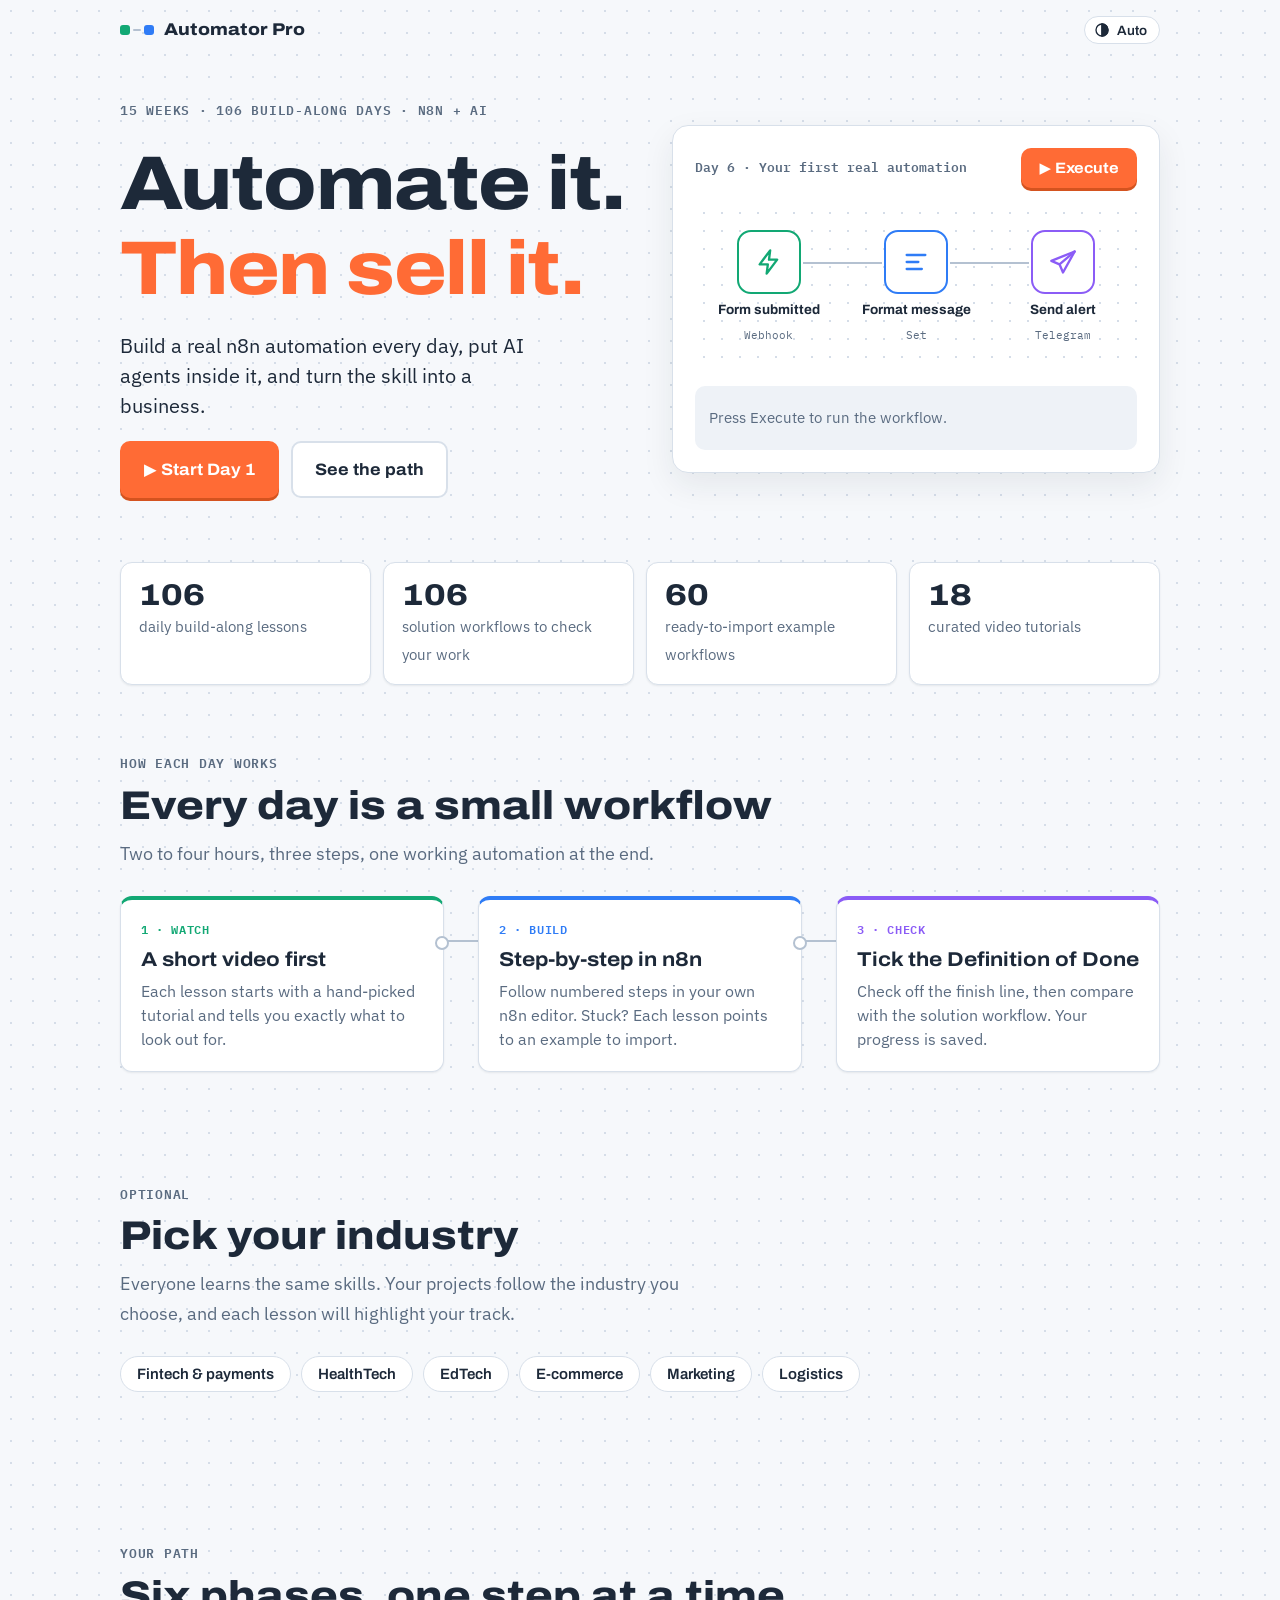
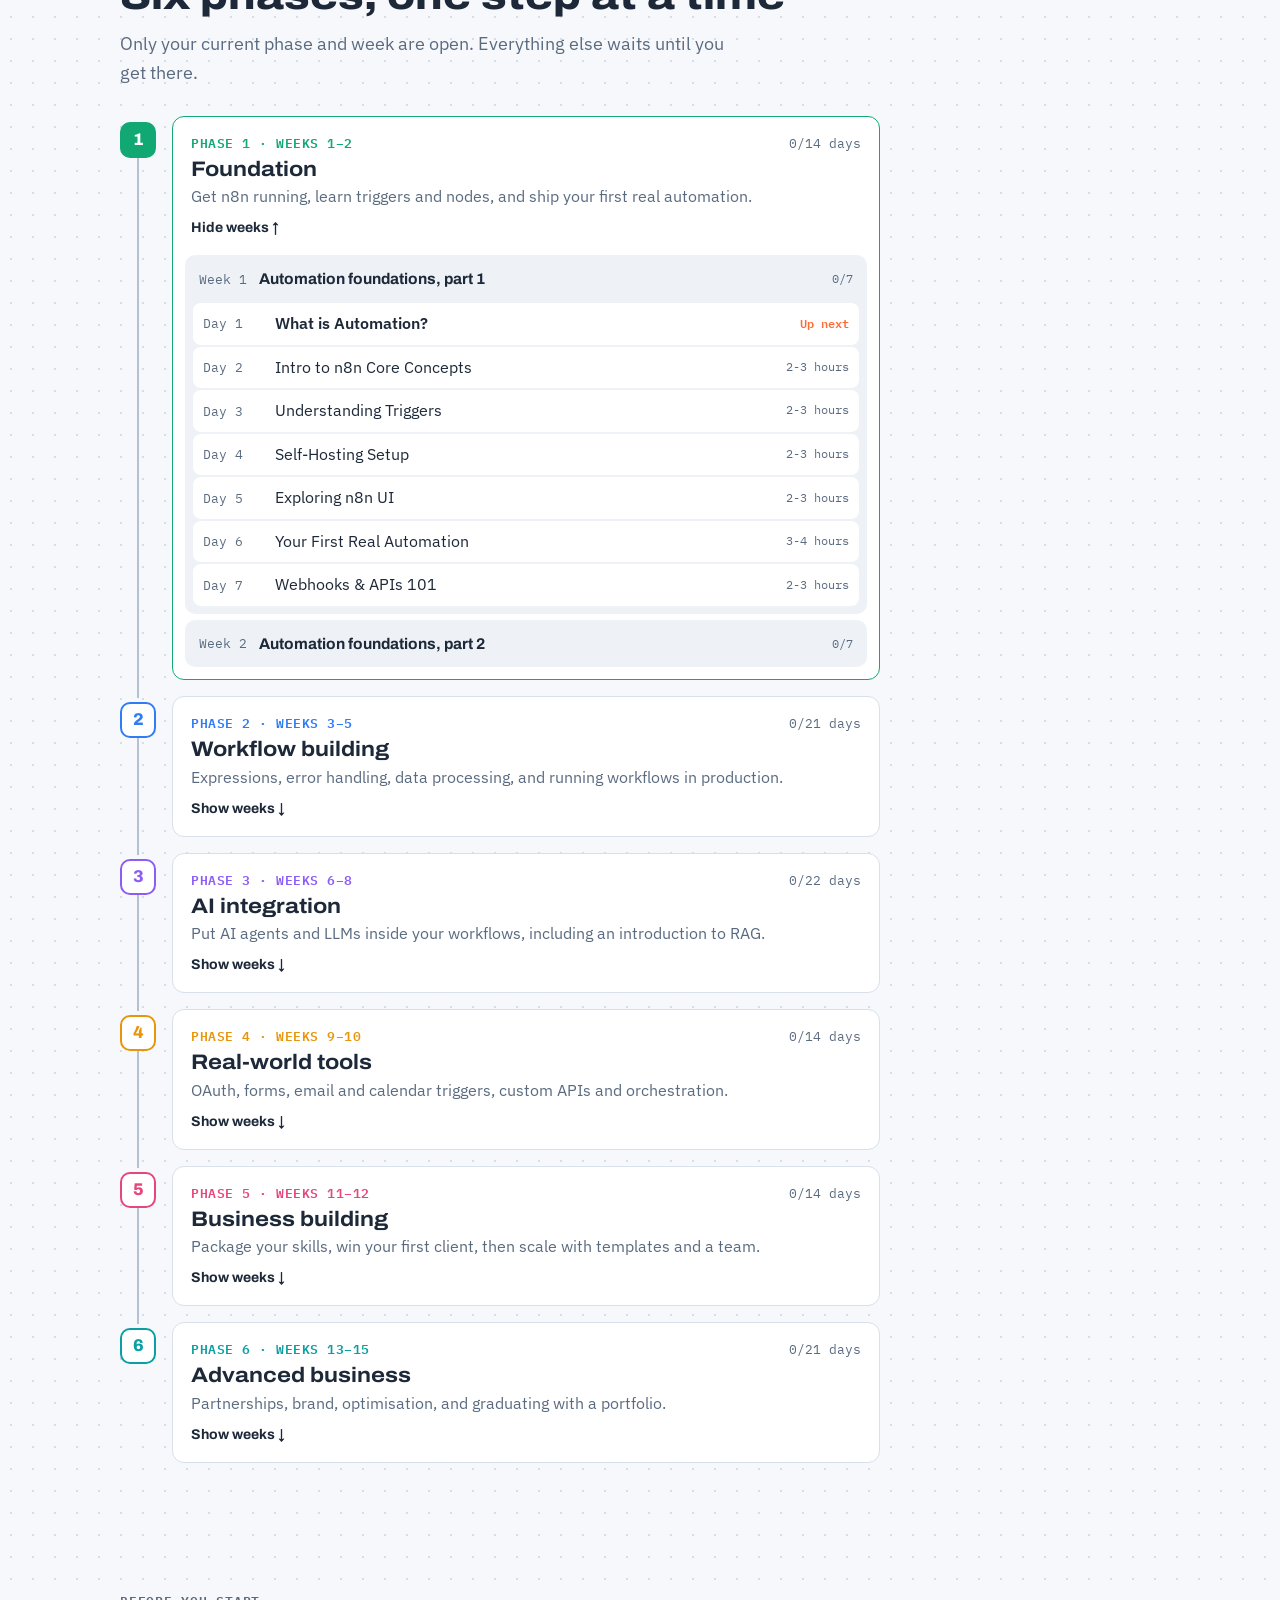
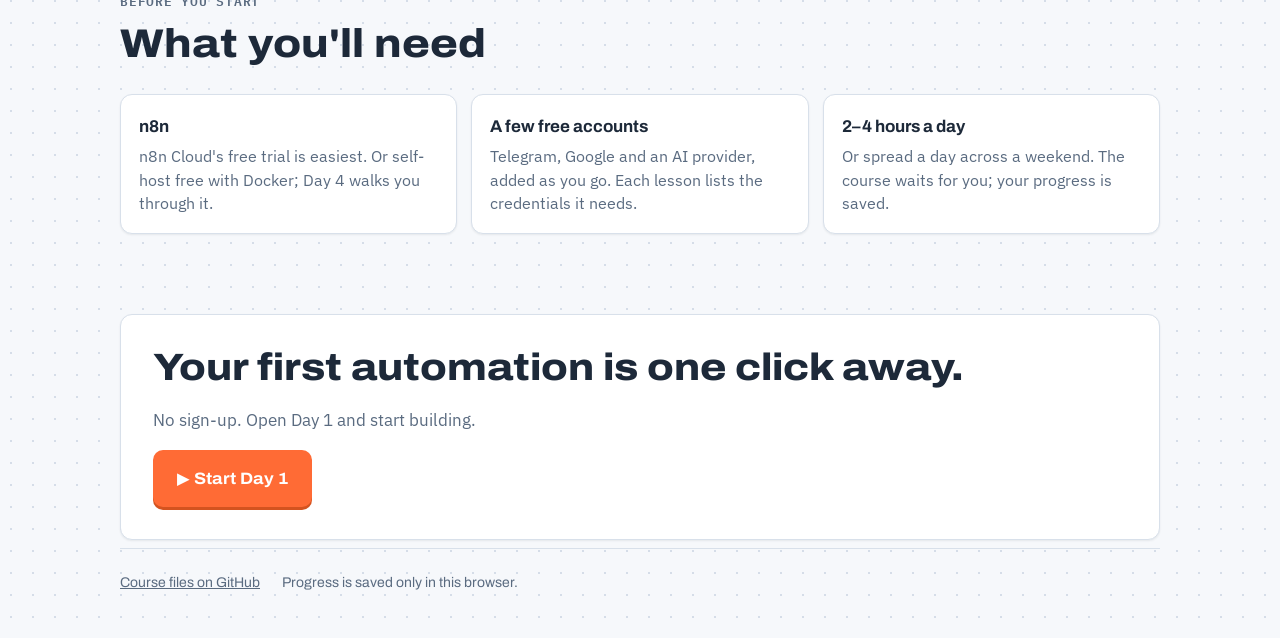
<file: index.html>
<!doctype html>
<html lang="en">
<head>
<meta charset="utf-8">
<meta name="viewport" content="width=device-width, initial-scale=1, viewport-fit=cover">
<meta name="description" content="Automator Pro: a 15-week, build-along n8n course. Build a real automation every day, add AI agents, then turn it into a business.">
<title>Automator Pro</title>
<link rel="preconnect" href="https://fonts.googleapis.com">
<link rel="preconnect" href="https://fonts.gstatic.com" crossorigin>
<link rel="stylesheet" href="https://fonts.googleapis.com/css2?family=Archivo:wdth,wght@100..125,500..800&family=IBM+Plex+Mono:wght@400;600&family=IBM+Plex+Sans:wght@400;600&display=swap">
<link rel="stylesheet" href="assets/theme.css">
<script src="assets/theme.js"></script>
<style>
.wrap{max-width:1040px;margin:0 auto}
.narrow{max-width:760px}

/* hero */
.hero{display:grid;grid-template-columns:1.05fr 1fr;gap:40px;align-items:center;padding-block:40px 64px}
.hero-copy{display:grid;gap:20px}
.hero h1{font-size:clamp(44px,7vw,76px);font-weight:800;letter-spacing:-.02em}
.hero h1 span{color:var(--run)}
.lede{font-size:20px;line-height:1.5;color:var(--ink);max-width:34ch}
.actions{display:flex;flex-wrap:wrap;gap:12px}
.resume{font-family:var(--display);font-size:14.5px;color:var(--muted)}
.facts{display:flex;flex-wrap:wrap;gap:8px}

/* demo canvas */
.demo{padding:22px;display:grid;gap:16px;background:var(--surface);border:1.5px solid var(--line);border-radius:16px;box-shadow:0 12px 32px var(--shadow)}
.demo-head{display:flex;justify-content:space-between;align-items:center;gap:10px}
.demo-head b{font-family:var(--mono);font-size:13px;font-weight:600;color:var(--muted)}
.flow{position:relative;display:grid;grid-template-columns:1fr 1fr 1fr;gap:28px;padding-block:10px;background-image:radial-gradient(var(--dots) 1.2px, transparent 1.3px);background-size:18px 18px;border-radius:10px;padding:26px 14px}
.flow .n{position:relative;display:grid;justify-items:center;gap:8px;text-align:center}
.flow .box{width:64px;height:64px;border-radius:14px;background:var(--surface);border:2px solid var(--c);display:flex;align-items:center;justify-content:center;position:relative;transition:box-shadow .2s ease}
.flow .box svg{width:28px;height:28px;stroke:var(--c);fill:none;stroke-width:2;stroke-linecap:round;stroke-linejoin:round}
.flow .n:not(:last-of-type)::after{content:"";position:absolute;top:32px;left:calc(50% + 34px);width:calc(100% - 68px + 28px);height:2px;background:var(--wire)}
.flow .label{font-family:var(--display);font-weight:700;font-size:13.5px;line-height:1.2}
.flow .sub{font-family:var(--mono);font-size:11px;color:var(--muted)}
.flow .tick{position:absolute;right:-8px;top:-8px;width:22px;height:22px;border-radius:50%;background:var(--ok);color:var(--on-color);font-size:13px;display:flex;align-items:center;justify-content:center;opacity:0;transform:scale(.4);transition:all .2s ease}
.flow .n.done .tick{opacity:1;transform:scale(1)}
.flow .n.active .box{box-shadow:0 0 0 6px color-mix(in srgb, var(--c) 18%, transparent)}
.packet{position:absolute;top:calc(26px + 32px - 6px);left:0;width:12px;height:12px;border-radius:50%;background:var(--run);opacity:0;pointer-events:none}
.output{display:flex;gap:12px;align-items:flex-start;background:var(--surface-2);border-radius:10px;padding:12px 14px;font-size:15px;min-height:64px}
.output .icon{flex:0 0 auto;width:34px;height:34px;border-radius:50%;background:var(--action);color:var(--on-color);display:flex;align-items:center;justify-content:center;font-weight:700;font-family:var(--display)}
.output .msg{line-height:1.45}
.output .msg b{font-family:var(--display)}
.output.idle{color:var(--muted);align-items:center}
.output.pop{animation:pop .35s ease}
@keyframes pop{from{transform:translateY(6px);opacity:0}to{transform:none;opacity:1}}

/* stats */
.stats{display:grid;grid-template-columns:repeat(4,1fr);gap:12px;margin-bottom:12px}
.stat{padding:16px 18px}
.stat b{display:block;font-family:var(--display);font-stretch:115%;font-weight:800;font-size:30px;line-height:1.1;font-variant-numeric:tabular-nums}
.stat span{font-size:14.5px;color:var(--muted)}

section{padding-block:56px}
.head{display:grid;gap:10px;margin-bottom:28px}
.head h2{font-size:clamp(28px,4.5vw,40px);font-weight:800}
.head .sub{color:var(--muted);font-size:18px;max-width:56ch}

/* how: three nodes joined by wires */
.how{display:grid;grid-template-columns:repeat(3,1fr);gap:34px}
.how .node{position:relative;padding:20px;display:grid;gap:8px;align-content:start;border-top:4px solid var(--c)}
.how .node:not(:last-child)::after{content:"";position:absolute;top:40px;right:-36px;width:36px;height:2px;background:var(--wire)}
.how .node:not(:last-child)::before{content:"";position:absolute;top:36px;right:-6px;width:10px;height:10px;border-radius:50%;background:var(--surface);border:2px solid var(--wire);z-index:1}
.how .k{font-family:var(--mono);font-size:12px;font-weight:600;color:var(--c);text-transform:uppercase;letter-spacing:.05em}
.how h3{font-size:20px}
.how p{color:var(--muted);font-size:15.5px;line-height:1.55}

/* tracks */
.tracks{display:flex;flex-wrap:wrap;gap:10px}
.tracks button{font-family:var(--display);font-weight:600;font-size:15px;background:var(--surface);border:1.5px solid var(--line);border-radius:999px;padding:9px 16px;cursor:pointer;color:var(--ink)}
.tracks button:hover{border-color:var(--ink)}
.tracks button[aria-pressed="true"]{background:var(--ink);color:var(--surface);border-color:var(--ink)}
.track-note{margin-top:14px;font-size:15.5px;color:var(--muted);min-height:1.6em}

/* path: phases as a vertical workflow */
.path{display:grid}
.phase{position:relative;padding-left:52px;padding-bottom:16px}
.phase::before{content:"";position:absolute;left:17px;top:38px;bottom:-2px;width:2px;background:var(--wire)}
.phase:last-child::before{display:none}
.pin{position:absolute;left:0;top:6px;width:36px;height:36px;border-radius:10px;background:var(--surface);border:2px solid var(--c);display:flex;align-items:center;justify-content:center;font-family:var(--display);font-weight:800;color:var(--c)}
.phase.current .pin{background:var(--c);color:var(--on-color)}
.phase > details{background:var(--surface);border:1.5px solid var(--line);border-radius:12px}
.phase.current > details{border-color:var(--c)}
.phase summary,.week summary{list-style:none;cursor:pointer}
.phase summary::-webkit-details-marker,.week summary::-webkit-details-marker{display:none}
.phase > details > summary{padding:16px 18px;display:grid;gap:4px}
.meta{display:flex;justify-content:space-between;gap:10px;font-family:var(--mono);font-size:12.5px;font-weight:600;color:var(--c);text-transform:uppercase;letter-spacing:.04em}
.meta em{font-style:normal;color:var(--muted);text-transform:none;letter-spacing:0;font-weight:400}
.phase h3{font-size:21px}
.phase .outcome{color:var(--muted);font-size:15.5px;line-height:1.5}
.toggle{font-family:var(--display);font-weight:700;font-size:14px;margin-top:4px}
details[open] > summary .toggle .show{display:none}
details:not([open]) > summary .toggle .hide{display:none}
.weeks{padding:0 12px 12px;display:grid;gap:6px}
.week{border-radius:10px;background:var(--surface-2)}
.week > summary{display:grid;grid-template-columns:auto 1fr auto;gap:12px;align-items:center;padding:11px 14px}
.week .wn{font-family:var(--mono);font-size:12.5px;color:var(--muted)}
.week .wt{font-family:var(--display);font-weight:700;font-size:15.5px}
.week .wp{font-family:var(--mono);font-size:12px;color:var(--muted)}
.days{list-style:none;margin:0;padding:0 8px 8px;display:grid;gap:2px}
.days a{display:grid;grid-template-columns:62px 1fr auto;gap:10px;align-items:center;text-decoration:none;color:var(--ink);padding:8px 10px;border-radius:8px;background:var(--surface)}
.days a:hover{outline:1.5px solid var(--c)}
.days .dn{font-family:var(--mono);font-size:12.5px;color:var(--muted)}
.days .dt{font-size:15.5px}
.days .ds{font-family:var(--mono);font-size:11.5px;color:var(--muted)}
.days .ds.done{color:var(--ok);font-weight:600}
.days a.next .dt{font-weight:600}
.days a.next .ds{color:var(--run);font-weight:600}

/* need */
.need{display:grid;grid-template-columns:repeat(3,1fr);gap:14px}
.need .node{padding:18px}
.need b{display:block;font-family:var(--display);font-size:17px;margin-bottom:4px}
.need p{font-size:15.5px;color:var(--muted);line-height:1.5}

.final{display:grid;gap:16px;justify-items:start;padding:32px;margin-block:24px 8px}
.final h2{font-size:clamp(26px,4.5vw,38px);font-weight:800}
.final p{color:var(--muted)}
footer{border-top:1px solid var(--line);padding-block:22px 44px;display:flex;flex-wrap:wrap;gap:10px 22px;font-family:var(--display);font-size:14px;color:var(--muted)}
footer a{color:var(--muted)}

@media (max-width:860px){
  .hero{grid-template-columns:1fr;gap:28px;padding-block:20px 44px}
  .stats{grid-template-columns:repeat(2,1fr)}
  .how{grid-template-columns:1fr;gap:26px}
  .how .node:not(:last-child)::after{top:auto;bottom:-26px;right:auto;left:40px;width:2px;height:26px}
  .how .node:not(:last-child)::before{top:auto;bottom:-6px;right:auto;left:36px}
  .need{grid-template-columns:1fr}
}
@media (max-width:520px){
  .flow{gap:14px;padding:22px 6px}
  .flow .box{width:54px;height:54px}
  .flow .n:not(:last-of-type)::after{top:27px;left:calc(50% + 29px);width:calc(100% - 58px + 14px)}
  .packet{top:calc(22px + 27px - 6px)}
  .btn.full-sm{width:100%}
  .days a{grid-template-columns:54px 1fr auto}
  .final{padding:22px}
}
@media (prefers-reduced-motion:reduce){.output.pop{animation:none}.flow .tick{transition:none}}
</style>
</head>
<body>
<div class="wrap">

<nav class="top" aria-label="Site">
  <a class="brand" href="index.html"><span class="brand-mark" aria-hidden="true"><i></i><i></i><i></i></span>Automator Pro</a>
  <div class="top-right">
    <a class="chip" id="track-chip" href="#tracks" hidden></a>
    <button class="theme-toggle" type="button" data-theme-toggle></button>
  </div>
</nav>

<header class="hero">
  <div class="hero-copy">
    <p class="eyebrow">15 weeks · 106 build-along days · n8n + AI</p>
    <h1>Automate it.<br><span>Then sell it.</span></h1>
    <p class="lede">Build a real n8n automation every day, put AI agents inside it, and turn the skill into a business.</p>
    <div class="actions">
      <a class="btn run full-sm" id="cta" href="day.html?day=1">▶ Start Day 1</a>
      <a class="btn ghost full-sm" href="#path">See the path</a>
    </div>
    <p class="resume" id="resume" hidden></p>
  </div>

  <div class="demo" aria-labelledby="demo-title">
    <div class="demo-head">
      <b id="demo-title">Day 6 · Your first real automation</b>
      <button class="btn run" id="run" type="button" style="padding:9px 16px;font-size:15px">▶ Execute</button>
    </div>
    <div class="flow" id="flow">
      <div class="n" style="--c:var(--trigger)">
        <div class="box"><svg viewBox="0 0 24 24" aria-hidden="true"><path d="M13 2 4 14h7l-1 8 9-12h-7z"/></svg><span class="tick">✓</span></div>
        <span class="label">Form submitted</span><span class="sub">Webhook</span>
      </div>
      <div class="n" style="--c:var(--action)">
        <div class="box"><svg viewBox="0 0 24 24" aria-hidden="true"><path d="M4 6h16M4 12h10M4 18h13"/></svg><span class="tick">✓</span></div>
        <span class="label">Format message</span><span class="sub">Set</span>
      </div>
      <div class="n" style="--c:var(--ai)">
        <div class="box"><svg viewBox="0 0 24 24" aria-hidden="true"><path d="M22 3 2 11l7 3 3 7z"/><path d="m9 14 13-11"/></svg><span class="tick">✓</span></div>
        <span class="label">Send alert</span><span class="sub">Telegram</span>
      </div>
      <span class="packet" id="packet" aria-hidden="true"></span>
    </div>
    <div class="output idle" id="output" aria-live="polite">Press Execute to run the workflow.</div>
  </div>
</header>

<div class="stats">
  <div class="node stat"><b>106</b><span>daily build-along lessons</span></div>
  <div class="node stat"><b>106</b><span>solution workflows to check your work</span></div>
  <div class="node stat"><b>60</b><span>ready-to-import example workflows</span></div>
  <div class="node stat"><b>18</b><span>curated video tutorials</span></div>
</div>

<section id="how">
  <div class="head">
    <p class="eyebrow">How each day works</p>
    <h2>Every day is a small workflow</h2>
    <p class="sub">Two to four hours, three steps, one working automation at the end.</p>
  </div>
  <div class="how">
    <div class="node" style="--c:var(--trigger)"><span class="k">1 · Watch</span><h3>A short video first</h3><p>Each lesson starts with a hand-picked tutorial and tells you exactly what to look out for.</p></div>
    <div class="node" style="--c:var(--action)"><span class="k">2 · Build</span><h3>Step-by-step in n8n</h3><p>Follow numbered steps in your own n8n editor. Stuck? Each lesson points to an example to import.</p></div>
    <div class="node" style="--c:var(--ai)"><span class="k">3 · Check</span><h3>Tick the Definition of Done</h3><p>Check off the finish line, then compare with the solution workflow. Your progress is saved.</p></div>
  </div>
</section>

<section id="tracks">
  <div class="head">
    <p class="eyebrow">Optional</p>
    <h2>Pick your industry</h2>
    <p class="sub">Everyone learns the same skills. Your projects follow the industry you choose, and each lesson will highlight your track.</p>
  </div>
  <div class="tracks" id="track-buttons" role="group" aria-label="Industry tracks"></div>
  <p class="track-note" id="track-note"></p>
</section>

<section id="path">
  <div class="head">
    <p class="eyebrow">Your path</p>
    <h2>Six phases, one step at a time</h2>
    <p class="sub">Only your current phase and week are open. Everything else waits until you get there.</p>
  </div>
  <div class="path narrow" id="path-list"></div>
</section>

<section id="need">
  <div class="head">
    <p class="eyebrow">Before you start</p>
    <h2>What you'll need</h2>
  </div>
  <div class="need">
    <div class="node"><b>n8n</b><p>n8n Cloud's free trial is easiest. Or self-host free with Docker; Day 4 walks you through it.</p></div>
    <div class="node"><b>A few free accounts</b><p>Telegram, Google and an AI provider, added as you go. Each lesson lists the credentials it needs.</p></div>
    <div class="node"><b>2–4 hours a day</b><p>Or spread a day across a weekend. The course waits for you; your progress is saved.</p></div>
  </div>
</section>

<div class="node final">
  <h2>Your first automation is one click away.</h2>
  <p>No sign-up. Open Day 1 and start building.</p>
  <a class="btn run" id="cta-2" href="day.html?day=1">▶ Start Day 1</a>
</div>

<footer>
  <a href="https://github.com/SHIELD-T/n8n-workflows" target="_blank" rel="noopener">Course files on GitHub</a>
  <span>Progress is saved only in this browser.</span>
</footer>
</div>

<script src="assets/manifest.js"></script>
<script src="assets/progress.js"></script>
<script>
(function () {
  var C = window.AP_COURSE, days = C.days, state = AP.load();
  var colors = { 1: "--trigger", 2: "--action", 3: "--ai", 4: "--tools", 5: "--biz", 6: "--adv" };
  var weekPhase = {};
  C.phases.forEach(function (p) { p.weeks.forEach(function (w) { weekPhase[w] = p.phase; }); });

  // Continue where you left off.
  var nextDay = AP.nextDay(state, days);
  var next = days[nextDay - 1];
  var started = days.some(function (d) { return AP.touched(state, d.day); });
  if (started) {
    ["cta", "cta-2"].forEach(function (id) {
      var a = document.getElementById(id);
      a.href = "day.html?day=" + nextDay;
      a.textContent = "▶ Continue with Day " + nextDay;
    });
    var done = days.filter(function (d) { return AP.percent(state, d.day) === 100; }).length;
    var r = document.getElementById("resume");
    r.textContent = "Welcome back. " + done + " of " + days.length + " days done. Up next: " + next.title + ".";
    r.hidden = false;
  }

  // Industry tracks.
  var box = document.getElementById("track-buttons"), note = document.getElementById("track-note"),
      chip = document.getElementById("track-chip");
  function renderTrack() {
    var current = AP.getTrack(), t = AP.trackById(current);
    Array.prototype.forEach.call(box.children, function (b) { b.setAttribute("aria-pressed", String(b.dataset.id === current)); });
    note.textContent = t ? "Nice. Each lesson's Industry Track section will be tuned to " + t.label + ". Tap it again to clear." : "";
    chip.hidden = !t;
    if (t) chip.textContent = "Track: " + t.label;
  }
  AP.tracks.forEach(function (t) {
    var b = document.createElement("button");
    b.type = "button"; b.dataset.id = t.id; b.textContent = t.label;
    b.addEventListener("click", function () { AP.setTrack(AP.getTrack() === t.id ? "" : t.id); renderTrack(); });
    box.appendChild(b);
  });
  renderTrack();

  // The path: phases > weeks > days. Only the current phase and week start open.
  var list = document.getElementById("path-list");
  C.phases.forEach(function (p) {
    var pdays = days.filter(function (d) { return p.weeks.indexOf(d.week) !== -1; });
    var pdone = pdays.filter(function (d) { return AP.percent(state, d.day) === 100; }).length;
    var isCur = weekPhase[next.week] === p.phase;
    var el = document.createElement("div");
    el.className = "phase" + (isCur ? " current" : "");
    el.style.setProperty("--c", "var(" + colors[p.phase] + ")");
    var wk = p.weeks.length > 1 ? "Weeks " + p.weeks[0] + "–" + p.weeks[p.weeks.length - 1] : "Week " + p.weeks[0];
    el.innerHTML = '<span class="pin" aria-hidden="true">' + p.phase + '</span>' +
      '<details' + (isCur ? " open" : "") + '><summary>' +
        '<span class="meta">Phase ' + p.phase + ' · ' + wk + '<em>' + pdone + '/' + pdays.length + ' days</em></span>' +
        '<h3></h3><p class="outcome"></p>' +
        '<span class="toggle"><span class="show">Show weeks ↓</span><span class="hide">Hide weeks ↑</span></span>' +
      '</summary><div class="weeks"></div></details>';
    el.querySelector("h3").textContent = p.name;
    el.querySelector(".outcome").textContent = p.outcome;
    var weeksEl = el.querySelector(".weeks");

    p.weeks.forEach(function (wnum) {
      var w = C.weeks.filter(function (x) { return x.week === wnum; })[0];
      var wdays = days.filter(function (d) { return d.week === wnum; });
      var wdone = wdays.filter(function (d) { return AP.percent(state, d.day) === 100; }).length;
      var wd = document.createElement("details");
      wd.className = "week";
      if (next.week === wnum) wd.open = true;
      wd.innerHTML = '<summary><span class="wn">Week ' + wnum + '</span><span class="wt"></span><span class="wp">' + wdone + '/' + wdays.length + '</span></summary><ul class="days"></ul>';
      wd.querySelector(".wt").textContent = w.title;
      var ul = wd.querySelector(".days");
      wdays.forEach(function (d) {
        var pct = AP.percent(state, d.day);
        var status = pct === 100 ? "✓ Done" : d.day === nextDay ? "Up next" : pct > 0 ? pct + "%" : d.time;
        var li = document.createElement("li");
        li.innerHTML = '<a href="day.html?day=' + d.day + '"' + (d.day === nextDay ? ' class="next"' : "") + '>' +
          '<span class="dn">Day ' + d.day + '</span><span class="dt"></span>' +
          '<span class="ds' + (pct === 100 ? " done" : "") + '">' + status + '</span></a>';
        li.querySelector(".dt").textContent = d.title;
        ul.appendChild(li);
      });
      weeksEl.appendChild(wd);
    });
    list.appendChild(el);
  });

  // Hero demo: run the three-node workflow.
  var runBtn = document.getElementById("run"), flow = document.getElementById("flow"),
      nodes = flow.querySelectorAll(".n"), packet = document.getElementById("packet"),
      out = document.getElementById("output");
  var reduce = window.matchMedia && matchMedia("(prefers-reduced-motion: reduce)").matches;
  var leads = [
    ["Amina Wanjiru", "Is the Saturday class still open?"],
    ["Brian Otieno", "Can I pay in two instalments?"],
    ["Grace Achieng", "Do you deliver to Nakuru?"]
  ];
  var runs = 0;
  function centre(n) {
    var b = n.querySelector(".box"), f = flow.getBoundingClientRect(), r = b.getBoundingClientRect();
    return r.left - f.left + r.width / 2 - 6;
  }
  function show(i) {
    var lead = leads[i % leads.length];
    out.className = "output pop";
    out.innerHTML = '<span class="icon">✈</span><span class="msg"><b>New form entry</b><br></span>';
    out.querySelector(".msg").appendChild(document.createTextNode(lead[0] + ": “" + lead[1] + "” · just now"));
  }
  runBtn.addEventListener("click", function () {
    runBtn.disabled = true;
    Array.prototype.forEach.call(nodes, function (n) { n.classList.remove("done", "active"); });
    out.className = "output idle"; out.textContent = "Running…";
    var i = runs++;
    if (reduce || !packet.animate) {
      Array.prototype.forEach.call(nodes, function (n) { n.classList.add("done"); });
      show(i); runBtn.disabled = false; return;
    }
    var step = 0;
    (function hop() {
      var n = nodes[step];
      n.classList.add("active");
      setTimeout(function () {
        n.classList.remove("active"); n.classList.add("done");
        if (step === nodes.length - 1) { show(i); runBtn.disabled = false; return; }
        var from = centre(nodes[step]), to = centre(nodes[step + 1]);
        packet.style.opacity = 1;
        packet.animate([{ transform: "translateX(" + from + "px)" }, { transform: "translateX(" + to + "px)" }],
          { duration: 480, easing: "ease-in-out" }).onfinish = function () {
            packet.style.opacity = 0; step++; hop();
          };
      }, 280);
    })();
  });
})();
</script>
</body>
</html>
</file>
<file: assets/theme.css>
/* Automator Pro site theme. Bright by default; follows the device's dark mode
   unless the visitor picks Light or Dark with the toggle (assets/theme.js sets
   data-theme on <html>). The dotted background is the n8n editor canvas; node
   colours follow n8n's own logic (green trigger, blue action, purple AI, ...). */
:root{
  color-scheme:light;
  --canvas:#F6F8FB;
  --dots:#D5DDE8;
  --surface:#FFFFFF;
  --surface-2:#EEF2F7;
  --ink:#1D2939;
  --muted:#5A6B80;
  --line:#D8E0EA;
  --wire:#B4C1D1;
  --run:#FF6B35;          /* the Execute button */
  --run-ink:#FFFFFF;
  --run-edge:#D4531F;
  --on-color:#FFFFFF;     /* text on a filled phase/node colour */
  --ok:#16A34A;
  --trigger:#12A874;      /* phase 1 */
  --action:#2F7CF6;       /* phase 2 */
  --ai:#8B5CF6;           /* phase 3 */
  --tools:#E8950C;        /* phase 4 */
  --biz:#E6457E;          /* phase 5 */
  --adv:#0B9FA3;          /* phase 6 */
  --bar-bg:rgba(246,248,251,.94);
  --code-bg:#1D2939;
  --code-ink:#E6ECF3;
  --flag-bg:#FFF3DB;
  --flag-ink:#8A5A00;
  --mark:#FFE7B3;
  --win-bg:#E9F9EF;
  --shadow:rgba(29,41,57,.08);
  --display:"Archivo","Segoe UI",system-ui,sans-serif;
  --body:"IBM Plex Sans","Segoe UI",system-ui,sans-serif;
  --mono:"IBM Plex Mono",ui-monospace,"SFMono-Regular",Menlo,monospace;
}
/* Dark: the n8n canvas at night. Same roles, brighter node colours. */
@media (prefers-color-scheme: dark){
  :root:not([data-theme="light"]){
    color-scheme:dark;
    --canvas:#12171F; --dots:#28313D; --surface:#1A212B; --surface-2:#232C38;
    --ink:#E6EDF5; --muted:#9AA8B8; --line:#2F3A48; --wire:#4B596B;
    --run:#FF7A45; --run-ink:#1A0D05; --run-edge:#C4541F; --on-color:#0F141A; --ok:#2FC46A;
    --trigger:#2FCB8E; --action:#5B9BFF; --ai:#A78BFA; --tools:#F5A524; --biz:#F472A6; --adv:#2CC5C9;
    --bar-bg:rgba(18,23,31,.92); --code-bg:#0B0F15; --code-ink:#DCE4EE;
    --flag-bg:#3A2C0E; --flag-ink:#FFD58A; --mark:#5A4413; --win-bg:#123222; --shadow:rgba(0,0,0,.35);
  }
}
:root[data-theme="dark"]{
  color-scheme:dark;
  --canvas:#12171F; --dots:#28313D; --surface:#1A212B; --surface-2:#232C38;
  --ink:#E6EDF5; --muted:#9AA8B8; --line:#2F3A48; --wire:#4B596B;
  --run:#FF7A45; --run-ink:#1A0D05; --run-edge:#C4541F; --on-color:#0F141A; --ok:#2FC46A;
  --trigger:#2FCB8E; --action:#5B9BFF; --ai:#A78BFA; --tools:#F5A524; --biz:#F472A6; --adv:#2CC5C9;
  --bar-bg:rgba(18,23,31,.92); --code-bg:#0B0F15; --code-ink:#DCE4EE;
  --flag-bg:#3A2C0E; --flag-ink:#FFD58A; --mark:#5A4413; --win-bg:#123222; --shadow:rgba(0,0,0,.35);
}
*{box-sizing:border-box}
html{background:var(--canvas)}
body{
  margin:0;color:var(--ink);font-family:var(--body);font-size:17px;line-height:1.65;
  padding-inline:20px;-webkit-text-size-adjust:100%;
  background-color:var(--canvas);
  background-image:radial-gradient(var(--dots) 1.2px, transparent 1.3px);
  background-size:22px 22px;
}
img{max-width:100%}
[hidden]{display:none!important}
h1,h2,h3,h4{font-family:var(--display);font-stretch:112%;line-height:1.12;text-wrap:balance;margin:0}
p{margin:0}
a{color:var(--action)}
a:focus-visible,button:focus-visible,summary:focus-visible,input:focus-visible{outline:3px solid var(--run);outline-offset:3px;border-radius:8px}
.eyebrow{font-family:var(--mono);font-size:12.5px;font-weight:600;letter-spacing:.06em;text-transform:uppercase;color:var(--muted)}

/* top bar */
.top{display:flex;justify-content:space-between;align-items:center;gap:12px;padding-block:16px}
.brand{display:flex;align-items:center;gap:10px;font-family:var(--display);font-stretch:112%;font-weight:800;font-size:17px;text-decoration:none;color:var(--ink)}
.brand-mark{display:flex;align-items:center;gap:3px}
.brand-mark i{width:10px;height:10px;border-radius:3px;display:block}
.brand-mark i:nth-child(1){background:var(--trigger)}
.brand-mark i:nth-child(2){width:8px;height:2px;border-radius:2px;background:var(--wire)}
.brand-mark i:nth-child(3){background:var(--action)}
.chip{display:inline-flex;align-items:center;gap:6px;font-family:var(--display);font-weight:600;font-size:13.5px;background:var(--surface);border:1px solid var(--line);border-radius:999px;padding:5px 12px;color:var(--ink);text-decoration:none}

/* theme toggle: Auto / Light / Dark */
.theme-toggle{display:inline-flex;align-items:center;gap:7px;font-family:var(--display);font-weight:600;font-size:13.5px;background:var(--surface);color:var(--ink);border:1px solid var(--line);border-radius:999px;padding:5px 12px 5px 9px;cursor:pointer}
.theme-toggle:hover{border-color:var(--ink)}
.theme-toggle svg{width:16px;height:16px;stroke:currentColor;fill:none;stroke-width:2;stroke-linecap:round;stroke-linejoin:round}
.top-right{display:flex;align-items:center;gap:8px}
@media (max-width:520px){.theme-toggle span{display:none}.theme-toggle{padding:7px}.brand{font-size:16px}}

/* buttons */
.btn{display:inline-flex;align-items:center;justify-content:center;gap:8px;font-family:var(--display);font-stretch:108%;font-weight:700;font-size:16.5px;text-decoration:none;border-radius:10px;padding:13px 22px;border:2px solid transparent;cursor:pointer;transition:transform .15s ease, box-shadow .15s ease}
.btn:hover{transform:translateY(-1px)}
.btn.run{background:var(--run);color:var(--run-ink);box-shadow:0 3px 0 var(--run-edge)}
.btn.run:active{transform:translateY(2px);box-shadow:0 1px 0 var(--run-edge)}
.btn.ghost{background:var(--surface);color:var(--ink);border-color:var(--line)}
.btn.ghost:hover{border-color:var(--ink)}

/* a workflow node card */
.node{background:var(--surface);border:1.5px solid var(--line);border-radius:12px;box-shadow:0 1px 2px var(--shadow)}

@media (prefers-reduced-motion:reduce){
  .btn{transition:none}
  .btn:hover{transform:none}
}
</file>
